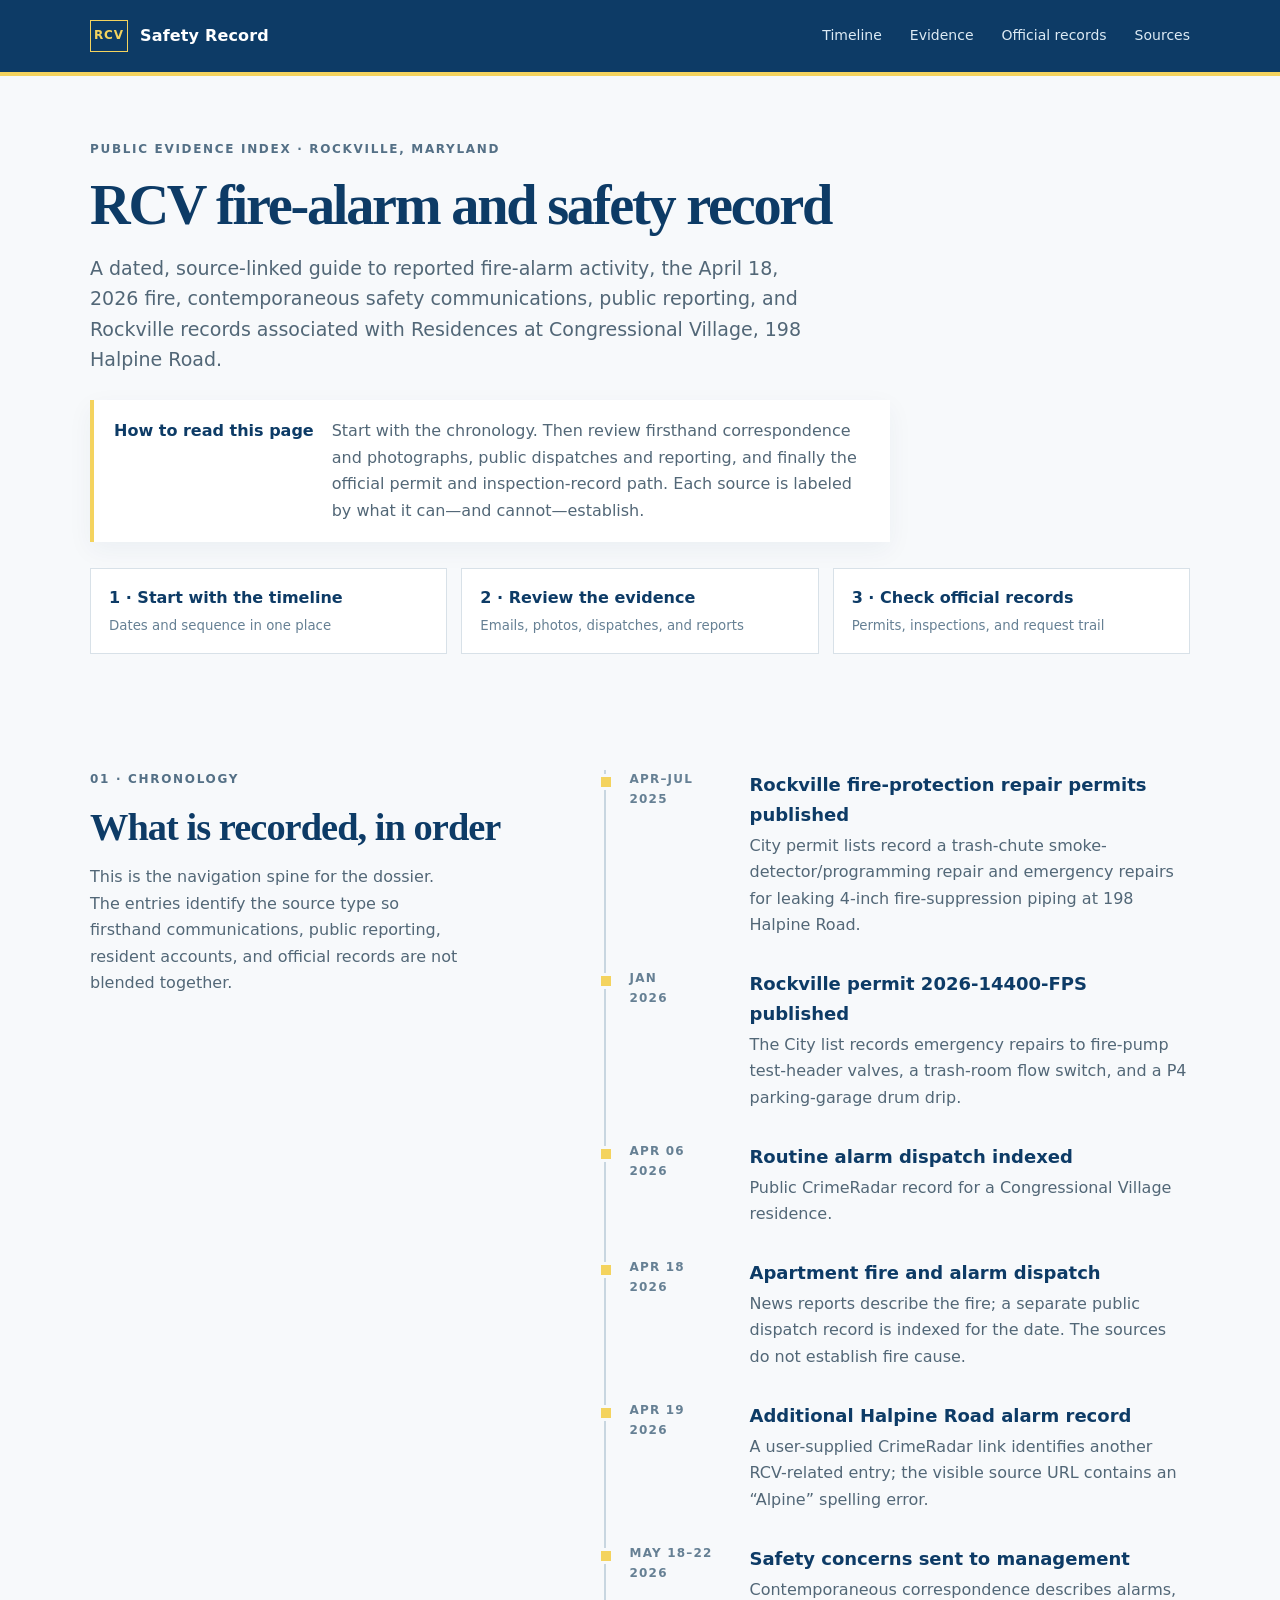
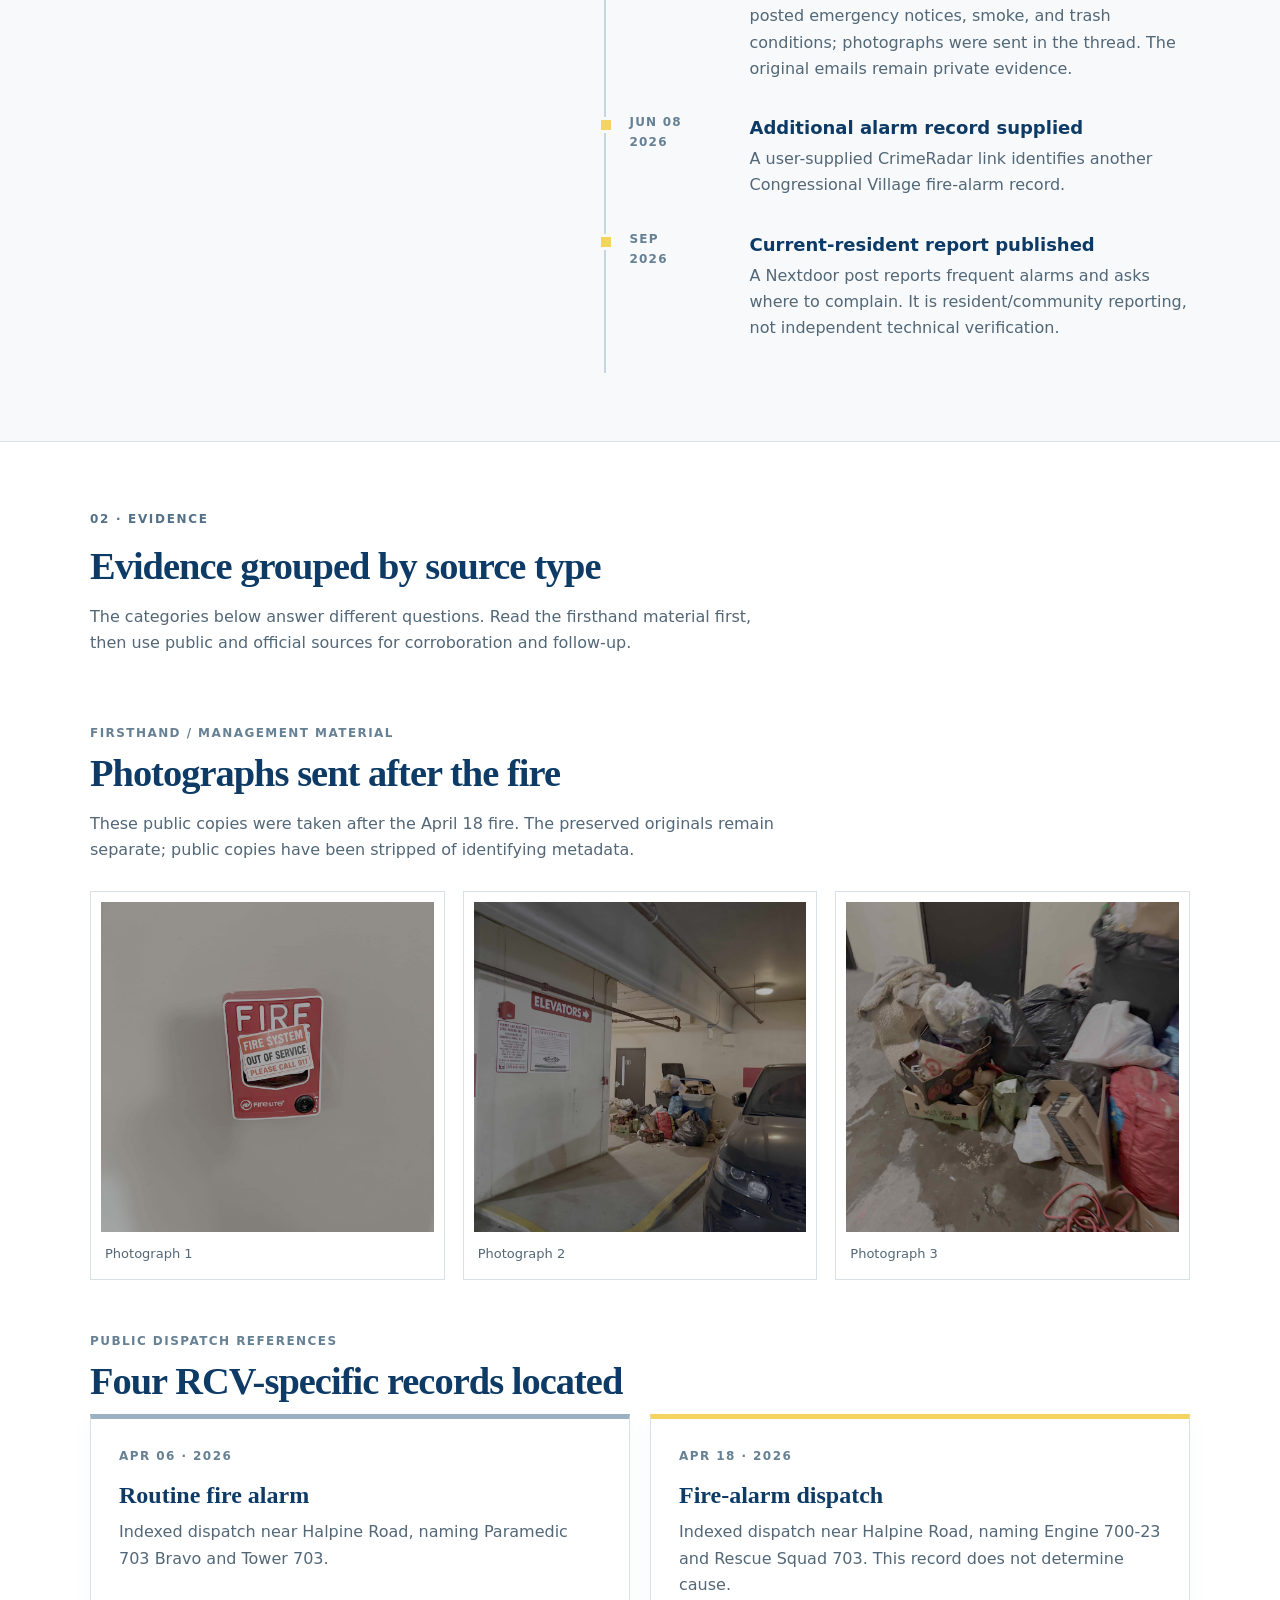
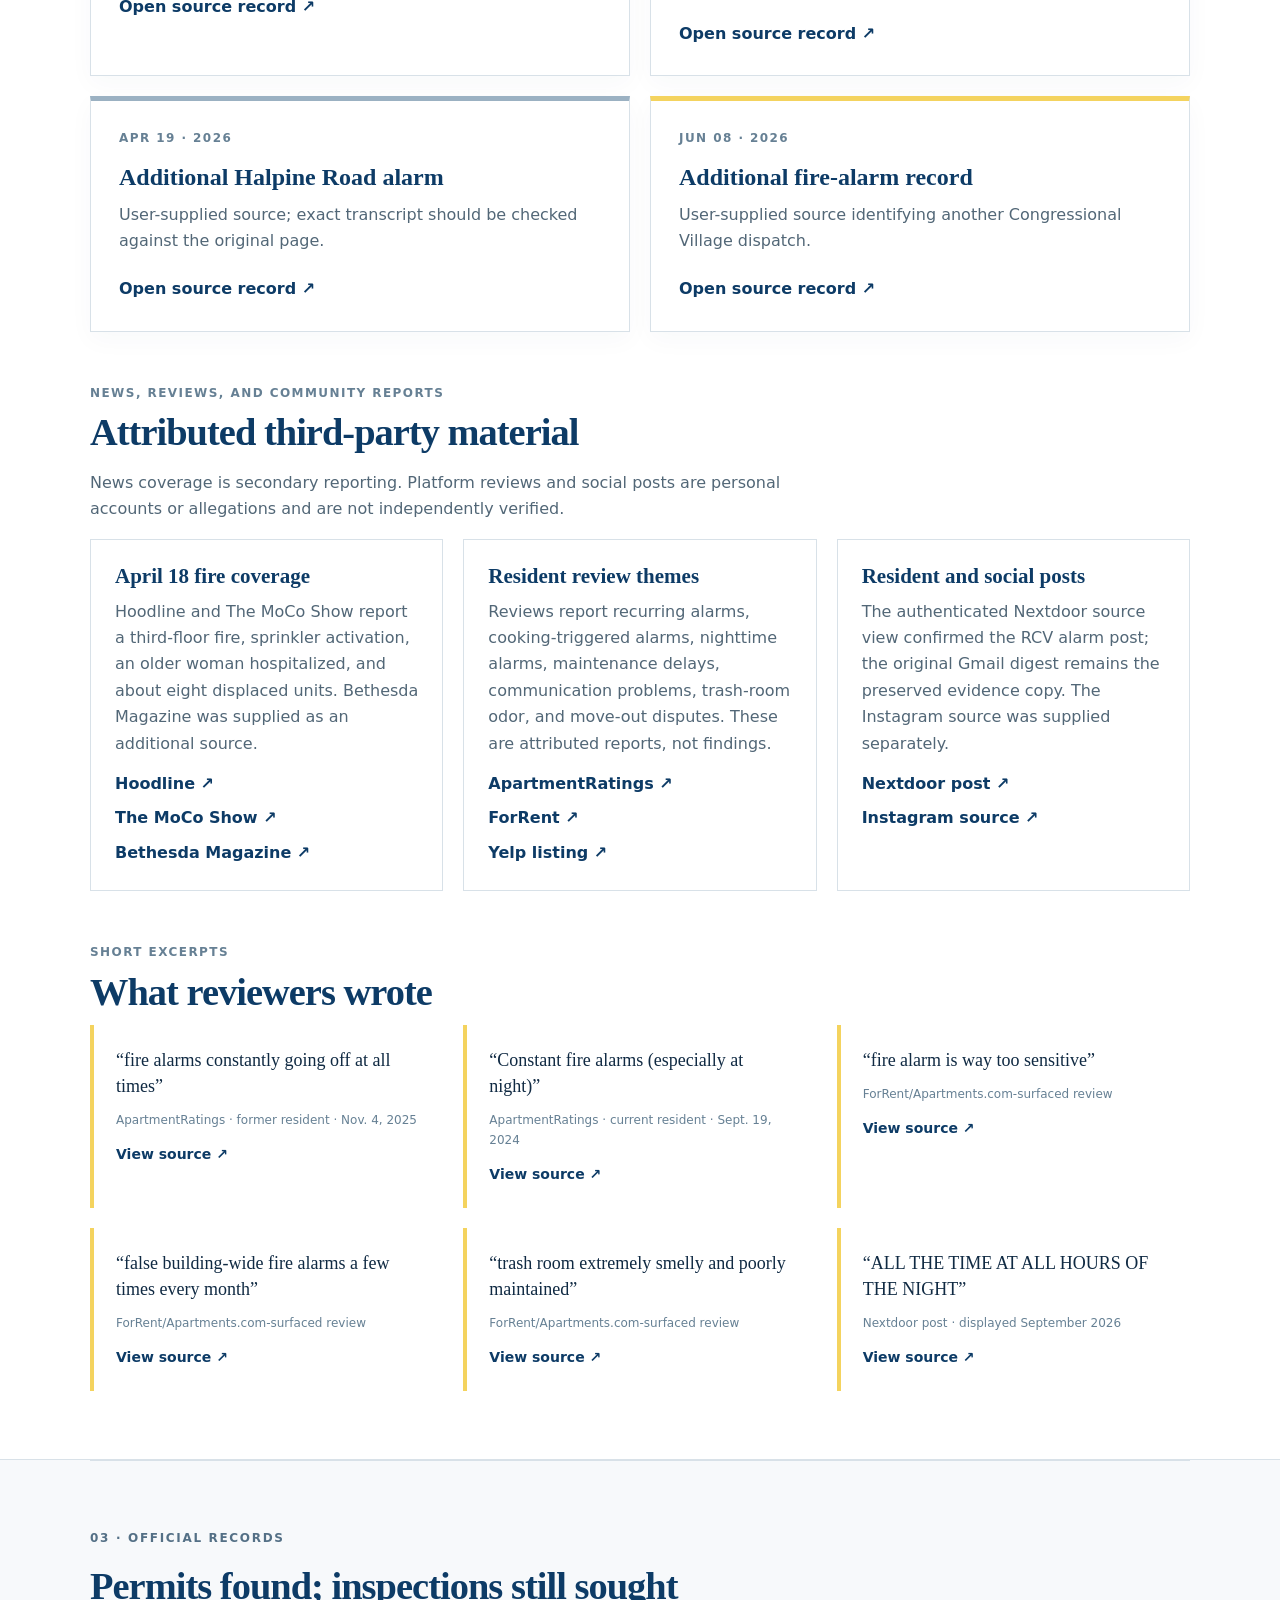
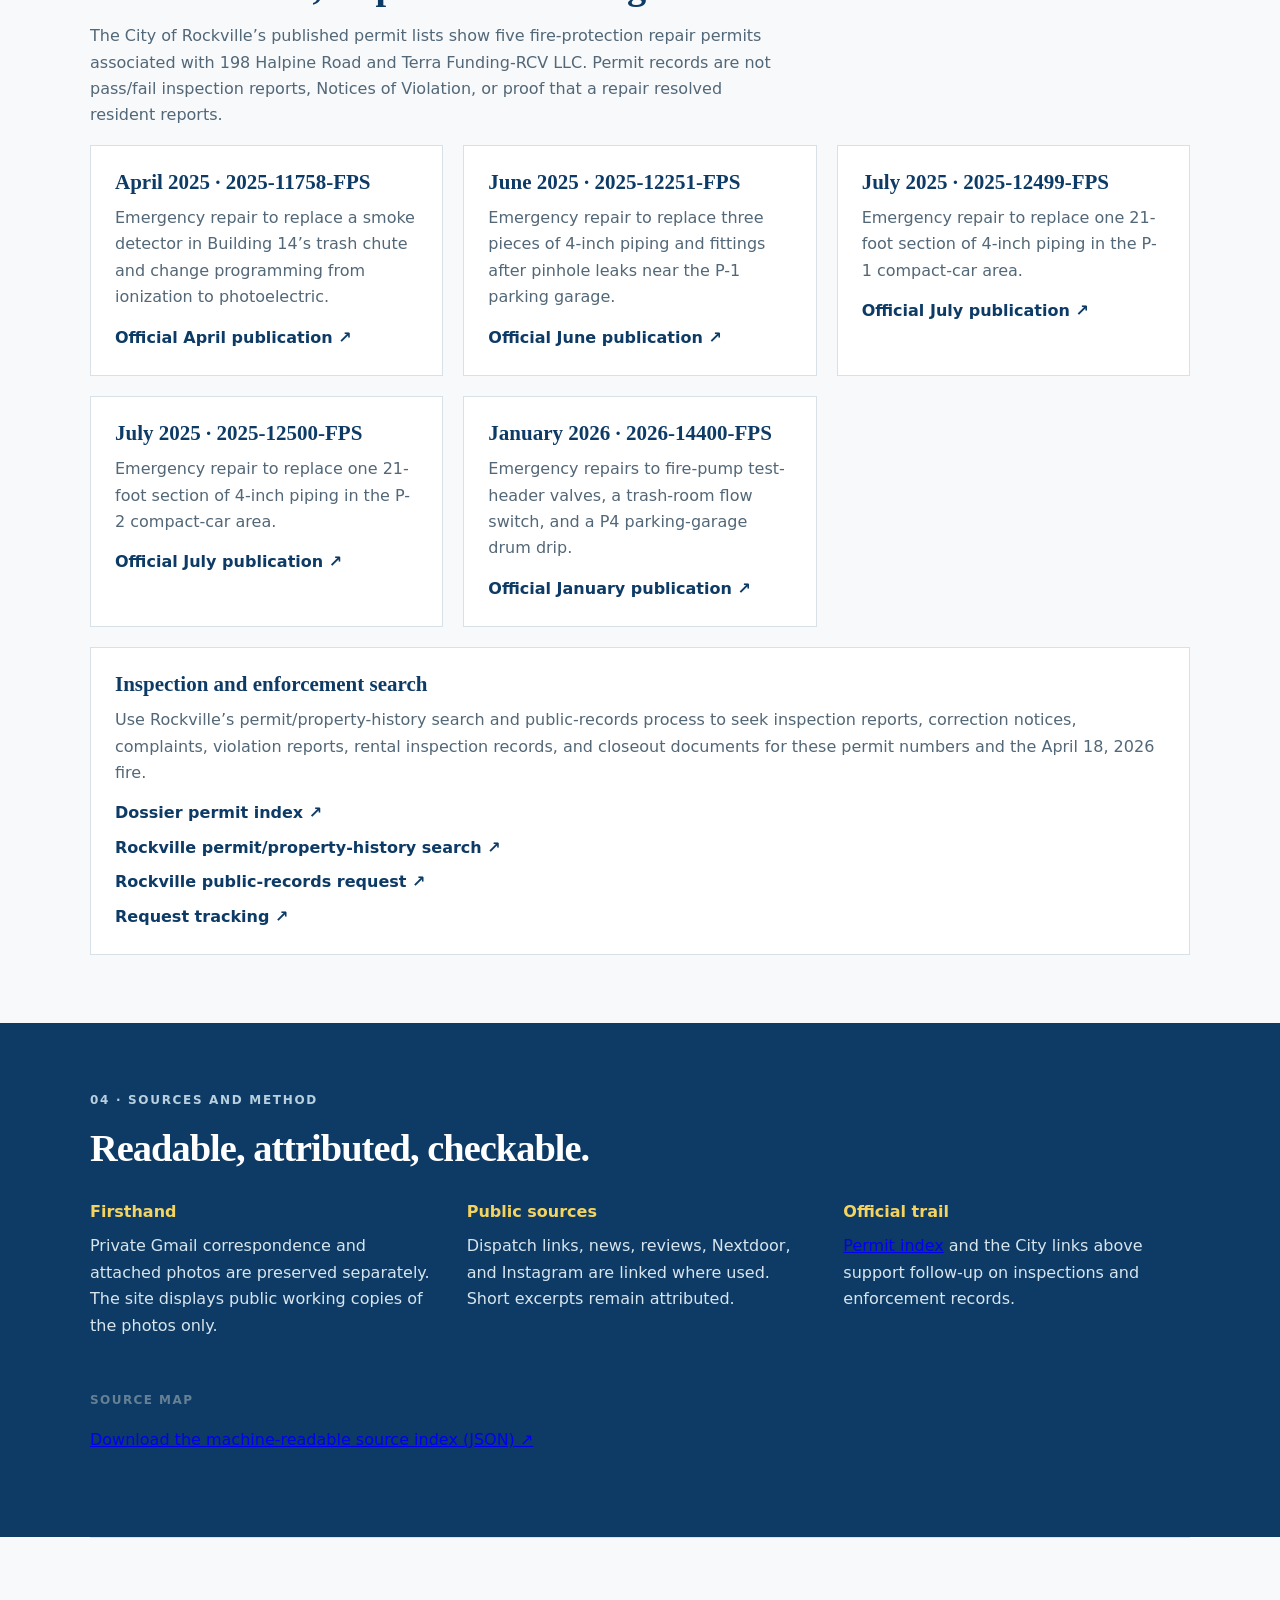
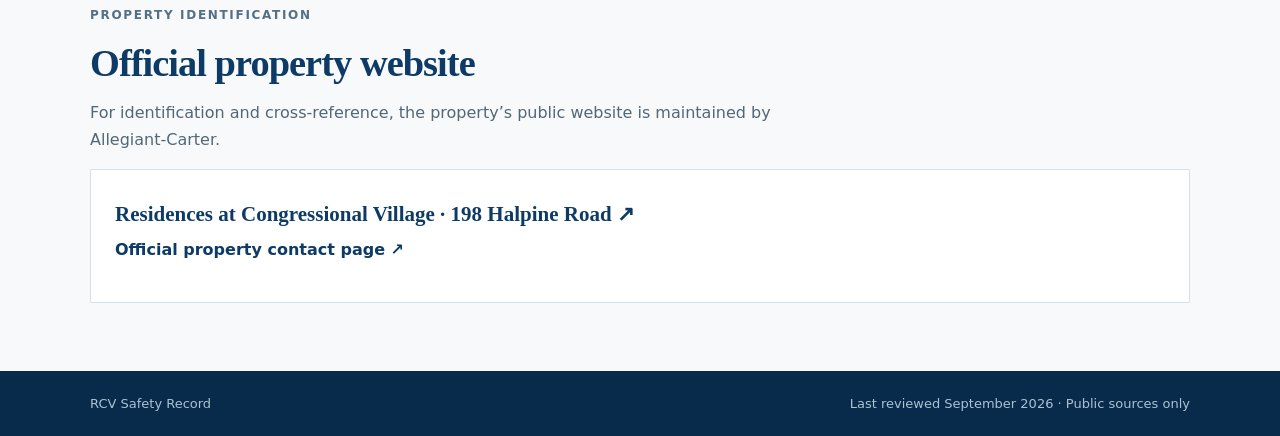
<file: index.html>
<html lang="en"><head>
  <meta charset="utf-8"><meta name="viewport" content="width=device-width, initial-scale=1">
  <meta name="description" content="A source-indexed public chronology of reported fire-alarm dispatches and safety communications associated with Residences at Congressional Village in Rockville, Maryland.">
  <link rel="canonical" href="https://rcv-safety-record.github.io/"><meta property="og:title" content="RCV Safety Record"><meta property="og:description" content="A dated, source-indexed record of fire-alarm activity, safety communications, public reporting, and official Rockville records associated with Residences at Congressional Village."><meta property="og:url" content="https://rcv-safety-record.github.io/"><meta property="og:type" content="website">
  <script type="application/ld+json">{"@context":"https://schema.org","@type":"WebSite","name":"RCV Safety Record","url":"https://rcv-safety-record.github.io/","description":"Source-indexed chronology of reported fire-alarm activity and safety communications associated with Residences at Congressional Village, 198 Halpine Road, Rockville, Maryland.","about":{"@type":"ApartmentComplex","name":"Residences at Congressional Village","address":{"@type":"PostalAddress","streetAddress":"198 Halpine Road","addressLocality":"Rockville","addressRegion":"MD","postalCode":"20852","addressCountry":"US"},"sameAs":["https://www.allegiant-carter.com/apartments/md/rockville/residences-at-congressional-village/"]}}</script>
  <title>RCV Safety Record</title><link rel="stylesheet" href="style.css">
  <style>
    .hero h1{max-width:760px;font-size:clamp(2.1rem,4.4vw,3.65rem)}.hero{padding:64px 0 48px}.hero .lede{margin:18px 0 26px}.path{display:grid;grid-template-columns:repeat(3,1fr);gap:14px;margin-top:26px}.path a{display:block;background:#fff;border:1px solid #d8e1e8;padding:16px 18px;color:#0d3b66;text-decoration:none;font-weight:800}.path a:hover{border-color:#f4d35e}.path small{display:block;color:#668094;font-weight:500;margin-top:4px}.group-label{margin:0 0 8px;color:#668094;font-size:12px;font-weight:800;letter-spacing:.12em;text-transform:uppercase}.subsection{padding-top:52px}.subsection h2{margin-bottom:12px}.evidence-band{background:#fff;border-top:1px solid #d8e1e8;border-bottom:1px solid #d8e1e8}.record-link{display:inline-block;margin:8px 12px 0 0;color:#0d3b66;font-weight:800;text-decoration:none}.record-link:hover{color:#9a7500}@media(max-width:700px){.path{grid-template-columns:1fr}.hero{padding-top:46px}}
    .photos-section,.reports-section,.quotes-section{border-top:1px solid #d8e1e8}.muted.wide{max-width:700px}.photo-grid{display:grid;grid-template-columns:repeat(3,1fr);gap:18px;margin-top:28px}.photo-grid figure{margin:0;background:#fff;border:1px solid #d8e1e8;padding:10px}.photo-grid img{display:block;width:100%;height:330px;object-fit:cover}.photo-grid figcaption{padding:11px 4px 4px;color:#526777;font-size:13px}.reports-grid{display:grid;grid-template-columns:repeat(3,1fr);gap:20px}.report-card{padding:24px;background:#fff;border:1px solid #d8e1e8}.report-card h3{margin:0 0 10px;color:#0d3b66;font:700 21px/1.2 Georgia,serif}.report-card p{color:#526777;margin:0 0 14px}.report-card a{display:block;color:#0d3b66;font-weight:800;text-decoration:none;margin-top:8px}.report-card a:hover{color:#9a7500}.quotes-grid{display:grid;grid-template-columns:repeat(3,1fr);gap:20px}.quote-card{background:#fff;border-left:4px solid #f4d35e;padding:22px}.quote-card blockquote{margin:0 0 12px;color:#102a43;font:18px/1.45 Georgia,serif}.quote-card cite{color:#668094;font-size:12px;font-style:normal}.quote-card .source{display:block;margin-top:12px;font-size:14px}@media(max-width:700px){.photo-grid,.reports-grid,.quotes-grid{grid-template-columns:1fr}.photo-grid img{height:280px}}
  </style>
</head>
<body>
  <header class="topbar"><div class="wrap nav"><a class="brand" href="#top"><span class="mark">RCV</span><span>Safety Record</span></a><nav aria-label="Primary"><a href="#timeline">Timeline</a><a href="#evidence">Evidence</a><a href="#official-records">Official records</a><a href="#sources">Sources</a></nav></div></header>
  <main id="top">
    <section class="hero wrap"><p class="eyebrow">Public evidence index · Rockville, Maryland</p><h1>RCV fire-alarm and safety record</h1><p class="lede">A dated, source-linked guide to reported fire-alarm activity, the April 18, 2026 fire, contemporaneous safety communications, public reporting, and Rockville records associated with Residences at Congressional Village, 198 Halpine Road.</p><div class="notice"><strong>How to read this page</strong><span>Start with the chronology. Then review firsthand correspondence and photographs, public dispatches and reporting, and finally the official permit and inspection-record path. Each source is labeled by what it can—and cannot—establish.</span></div><div class="path" aria-label="Page guide"><a href="#timeline">1 · Start with the timeline<small>Dates and sequence in one place</small></a><a href="#evidence">2 · Review the evidence<small>Emails, photos, dispatches, and reports</small></a><a href="#official-records">3 · Check official records<small>Permits, inspections, and request trail</small></a></div></section>

    <section id="timeline" class="wrap section split"><div><p class="eyebrow">01 · Chronology</p><h2>What is recorded, in order</h2><p class="muted">This is the navigation spine for the dossier. The entries identify the source type so firsthand communications, public reporting, resident accounts, and official records are not blended together.</p></div><ol class="timeline"><li><time>APR–JUL<br>2025</time><div><strong>Rockville fire-protection repair permits published</strong><p>City permit lists record a trash-chute smoke-detector/programming repair and emergency repairs for leaking 4-inch fire-suppression piping at 198 Halpine Road.</p></div></li><li><time>JAN<br>2026</time><div><strong>Rockville permit 2026-14400-FPS published</strong><p>The City list records emergency repairs to fire-pump test-header valves, a trash-room flow switch, and a P4 parking-garage drum drip.</p></div></li><li><time>APR 06<br>2026</time><div><strong>Routine alarm dispatch indexed</strong><p>Public CrimeRadar record for a Congressional Village residence.</p></div></li><li><time>APR 18<br>2026</time><div><strong>Apartment fire and alarm dispatch</strong><p>News reports describe the fire; a separate public dispatch record is indexed for the date. The sources do not establish fire cause.</p></div></li><li><time>APR 19<br>2026</time><div><strong>Additional Halpine Road alarm record</strong><p>A user-supplied CrimeRadar link identifies another RCV-related entry; the visible source URL contains an “Alpine” spelling error.</p></div></li><li><time>MAY 18–22<br>2026</time><div><strong>Safety concerns sent to management</strong><p>Contemporaneous correspondence describes alarms, posted emergency notices, smoke, and trash conditions; photographs were sent in the thread. The original emails remain private evidence.</p></div></li><li><time>JUN 08<br>2026</time><div><strong>Additional alarm record supplied</strong><p>A user-supplied CrimeRadar link identifies another Congressional Village fire-alarm record.</p></div></li><li><time>SEP<br>2026</time><div><strong>Current-resident report published</strong><p>A Nextdoor post reports frequent alarms and asks where to complain. It is resident/community reporting, not independent technical verification.</p></div></li></ol></section>

    <section id="evidence" class="evidence-band"><div class="wrap section"><p class="eyebrow">02 · Evidence</p><h2>Evidence grouped by source type</h2><p class="muted wide">The categories below answer different questions. Read the firsthand material first, then use public and official sources for corroboration and follow-up.</p>
      <section id="photos" class="subsection"><p class="group-label">Firsthand / management material</p><h2>Photographs sent after the fire</h2><p class="muted wide">These public copies were taken after the April 18 fire. The preserved originals remain separate; public copies have been stripped of identifying metadata.</p><div class="photo-grid"><figure><a href="assets/IMG_0937.jpg"><img src="assets/IMG_0937.jpg" alt="Photograph taken after the April 18 fire" loading="lazy"></a><figcaption>Photograph 1</figcaption></figure><figure><a href="assets/IMG_0940.jpg"><img src="assets/IMG_0940.jpg" alt="Photograph taken after the April 18 fire" loading="lazy"></a><figcaption>Photograph 2</figcaption></figure><figure><a href="assets/IMG_0942.jpg"><img src="assets/IMG_0942.jpg" alt="Photograph taken after the April 18 fire" loading="lazy"></a><figcaption>Photograph 3</figcaption></figure></div></section>
      <section id="dispatches" class="subsection"><p class="group-label">Public dispatch references</p><h2>Four RCV-specific records located</h2><div class="cards"><article class="card"><div class="date">APR 06 · 2026</div><h3>Routine fire alarm</h3><p>Indexed dispatch near Halpine Road, naming Paramedic 703 Bravo and Tower 703.</p><a class="source" href="https://radar.newsbreak.com/rockville-md/45308_1775493626_ygwafqhx-routine-fire-alarm-at-congressional-village-residence" target="_blank" rel="noopener">Open source record ↗</a></article><article class="card accent"><div class="date">APR 18 · 2026</div><h3>Fire-alarm dispatch</h3><p>Indexed dispatch near Halpine Road, naming Engine 700-23 and Rescue Squad 703. This record does not determine cause.</p><a class="source" href="https://radar.newsbreak.com/rockville-md/11160-4000_1776549494_vnezwyen-fire-alarm-at-residence-in-congressional-village" target="_blank" rel="noopener">Open source record ↗</a></article><article class="card"><div class="date">APR 19 · 2026</div><h3>Additional Halpine Road alarm</h3><p>User-supplied source; exact transcript should be checked against the original page.</p><a class="source" href="https://www.uscrimeradar.com/rockville-md/11160-4005_1776619987_kjtfclnf-fire-alarm-at-congressional-village-on-alpine-road" target="_blank" rel="noopener">Open source record ↗</a></article><article class="card accent"><div class="date">JUN 08 · 2026</div><h3>Additional fire-alarm record</h3><p>User-supplied source identifying another Congressional Village dispatch.</p><a class="source" href="https://www.uscrimeradar.com/rockville-md/11160-4000_1780896105_rrceophy-fire-alarm-at-congressional-village-residence" target="_blank" rel="noopener">Open source record ↗</a></article></div></section>
      <section id="reports" class="subsection"><p class="group-label">News, reviews, and community reports</p><h2>Attributed third-party material</h2><p class="muted wide">News coverage is secondary reporting. Platform reviews and social posts are personal accounts or allegations and are not independently verified.</p><div class="reports-grid"><article class="report-card"><h3>April 18 fire coverage</h3><p>Hoodline and The MoCo Show report a third-floor fire, sprinkler activation, an older woman hospitalized, and about eight displaced units. Bethesda Magazine was supplied as an additional source.</p><a href="https://hoodline.com/2026/04/rockville-blaze-rips-through-apartment-sends-older-woman-to-hospital-and-ousts-families/" target="_blank" rel="noopener">Hoodline ↗</a><a href="https://mocoshow.com/2026/04/18/elderly-resident-injured-after-fire-in-rockville-apartment/" target="_blank" rel="noopener">The MoCo Show ↗</a><a href="https://bethesdamagazine.com/2026/04/20/woman-injured-families-displaced-rockville-fire/" target="_blank" rel="noopener">Bethesda Magazine ↗</a></article><article class="report-card"><h3>Resident review themes</h3><p>Reviews report recurring alarms, cooking-triggered alarms, nighttime alarms, maintenance delays, communication problems, trash-room odor, and move-out disputes. These are attributed reports, not findings.</p><a href="https://www.apartmentratings.com/md/rockville/the-residences-at-congressional-village_301468880020852/#ratingsReviews" target="_blank" rel="noopener">ApartmentRatings ↗</a><a href="https://www.forrent.com/md/rockville/the-residences-at-congressional-village/lrsette" target="_blank" rel="noopener">ForRent ↗</a><a href="https://www.yelp.com/biz/the-residences-at-congressional-village-rockville-4" target="_blank" rel="noopener">Yelp listing ↗</a></article><article class="report-card"><h3>Resident and social posts</h3><p>The authenticated Nextdoor source view confirmed the RCV alarm post; the original Gmail digest remains the preserved evidence copy. The Instagram source was supplied separately.</p><a href="https://nextdoor.com/p/SWLYnsqCzmHS?post=509438286" target="_blank" rel="noopener">Nextdoor post ↗</a><a href="https://www.instagram.com/p/DXSaDZKAOrK/" target="_blank" rel="noopener">Instagram source ↗</a></article></div></section>
      <section id="quotes" class="subsection"><p class="group-label">Short excerpts</p><h2>What reviewers wrote</h2><div class="quotes-grid"><article class="quote-card"><blockquote>“fire alarms constantly going off at all times”</blockquote><cite>ApartmentRatings · former resident · Nov. 4, 2025</cite><a class="source" href="https://www.apartmentratings.com/md/rockville/the-residences-at-congressional-village_301468880020852/#ratingsReviews" target="_blank" rel="noopener">View source ↗</a></article><article class="quote-card"><blockquote>“Constant fire alarms (especially at night)”</blockquote><cite>ApartmentRatings · current resident · Sept. 19, 2024</cite><a class="source" href="https://www.apartmentratings.com/md/rockville/the-residences-at-congressional-village_301468880020852/#ratingsReviews" target="_blank" rel="noopener">View source ↗</a></article><article class="quote-card"><blockquote>“fire alarm is way too sensitive”</blockquote><cite>ForRent/Apartments.com-surfaced review</cite><a class="source" href="https://www.forrent.com/md/rockville/the-residences-at-congressional-village/lrsette" target="_blank" rel="noopener">View source ↗</a></article><article class="quote-card"><blockquote>“false building-wide fire alarms a few times every month”</blockquote><cite>ForRent/Apartments.com-surfaced review</cite><a class="source" href="https://www.forrent.com/md/rockville/the-residences-at-congressional-village/lrsette" target="_blank" rel="noopener">View source ↗</a></article><article class="quote-card"><blockquote>“trash room extremely smelly and poorly maintained”</blockquote><cite>ForRent/Apartments.com-surfaced review</cite><a class="source" href="https://www.forrent.com/md/rockville/the-residences-at-congressional-village/lrsette" target="_blank" rel="noopener">View source ↗</a></article><article class="quote-card"><blockquote>“ALL THE TIME AT ALL HOURS OF THE NIGHT”</blockquote><cite>Nextdoor post · displayed September 2026</cite><a class="source" href="https://nextdoor.com/p/SWLYnsqCzmHS?post=509438286" target="_blank" rel="noopener">View source ↗</a></article></div></section>
    </div></section>

    <section id="official-records" class="wrap section reports-section"><p class="eyebrow">03 · Official records</p><h2>Permits found; inspections still sought</h2><p class="muted wide">The City of Rockville’s published permit lists show five fire-protection repair permits associated with 198 Halpine Road and Terra Funding-RCV LLC. Permit records are not pass/fail inspection reports, Notices of Violation, or proof that a repair resolved resident reports.</p><div class="reports-grid"><article class="report-card"><h3>April 2025 · 2025-11758-FPS</h3><p>Emergency repair to replace a smoke detector in Building 14’s trash chute and change programming from ionization to photoelectric.</p><a href="https://www.rockvillemd.gov/wp-content/uploads/2025/10/Inspection-Services-Permits-Filed-April-2025.pdf" target="_blank" rel="noopener">Official April publication ↗</a></article><article class="report-card"><h3>June 2025 · 2025-12251-FPS</h3><p>Emergency repair to replace three pieces of 4-inch piping and fittings after pinhole leaks near the P-1 parking garage.</p><a href="https://www.rockvillemd.gov/wp-content/uploads/2025/10/Inspection-Services-Permits-Filed-June-2025.pdf" target="_blank" rel="noopener">Official June publication ↗</a></article><article class="report-card"><h3>July 2025 · 2025-12499-FPS</h3><p>Emergency repair to replace one 21-foot section of 4-inch piping in the P-1 compact-car area.</p><a href="https://www.rockvillemd.gov/wp-content/uploads/2025/10/Inspection-Services-Permits-Filed-July-2025.pdf" target="_blank" rel="noopener">Official July publication ↗</a></article><article class="report-card"><h3>July 2025 · 2025-12500-FPS</h3><p>Emergency repair to replace one 21-foot section of 4-inch piping in the P-2 compact-car area.</p><a href="https://www.rockvillemd.gov/wp-content/uploads/2025/10/Inspection-Services-Permits-Filed-July-2025.pdf" target="_blank" rel="noopener">Official July publication ↗</a></article><article class="report-card"><h3>January 2026 · 2026-14400-FPS</h3><p>Emergency repairs to fire-pump test-header valves, a trash-room flow switch, and a P4 parking-garage drum drip.</p><a href="https://www.rockvillemd.gov/wp-content/uploads/2026/02/isd-01-26.pdf" target="_blank" rel="noopener">Official January publication ↗</a></article></div><div class="report-card" style="margin-top:20px"><h3>Inspection and enforcement search</h3><p>Use Rockville’s permit/property-history search and public-records process to seek inspection reports, correction notices, complaints, violation reports, rental inspection records, and closeout documents for these permit numbers and the April 18, 2026 fire.</p><a href="rockville-permits.html" class="record-link">Dossier permit index ↗</a><a href="https://www.rockvillemd.gov/services/search-permits-and-property-history/" class="record-link" target="_blank" rel="noopener">Rockville permit/property-history search ↗</a><a href="https://www.rockvillemd.gov/services/submit-a-public-information-request/" class="record-link" target="_blank" rel="noopener">Rockville public-records request ↗</a><a href="https://rockvillemd.justfoia.com/publicportal/home/track" class="record-link" target="_blank" rel="noopener">Request tracking ↗</a></div></section>

    <section id="sources" class="sources"><div class="wrap section"><p class="eyebrow">04 · Sources and method</p><h2>Readable, attributed, checkable.</h2><div class="source-grid"><div><h3>Firsthand</h3><p>Private Gmail correspondence and attached photos are preserved separately. The site displays public working copies of the photos only.</p></div><div><h3>Public sources</h3><p>Dispatch links, news, reviews, Nextdoor, and Instagram are linked where used. Short excerpts remain attributed.</p></div><div><h3>Official trail</h3><p><a class="footer-link" href="rockville-permits.html">Permit index</a> and the City links above support follow-up on inspections and enforcement records.</p></div></div><div id="previews" class="subsection"><p class="group-label">Source map</p><p><a class="footer-link" href="sources.json">Download the machine-readable source index (JSON) ↗</a></p></div></div></section>
    <section id="official" class="wrap section reports-section"><p class="eyebrow">Property identification</p><h2>Official property website</h2><p class="muted wide">For identification and cross-reference, the property’s public website is maintained by Allegiant-Carter.</p><div class="report-card"><h3><a class="source" href="https://www.allegiant-carter.com/apartments/md/rockville/residences-at-congressional-village/" target="_blank" rel="noopener">Residences at Congressional Village · 198 Halpine Road ↗</a></h3><p><a class="source" href="https://www.allegiant-carter.com/apartments/md/rockville/residences-at-congressional-village/contact-us" target="_blank" rel="noopener">Official property contact page ↗</a></p></div></section>
  </main><footer><div class="wrap"><span>RCV Safety Record</span><span>Last reviewed September 2026 · Public sources only</span></div></footer>

</body><div id="codex-agent-overlay-root" data-codex-agent-overlay-root="true"></div></html>
</file>
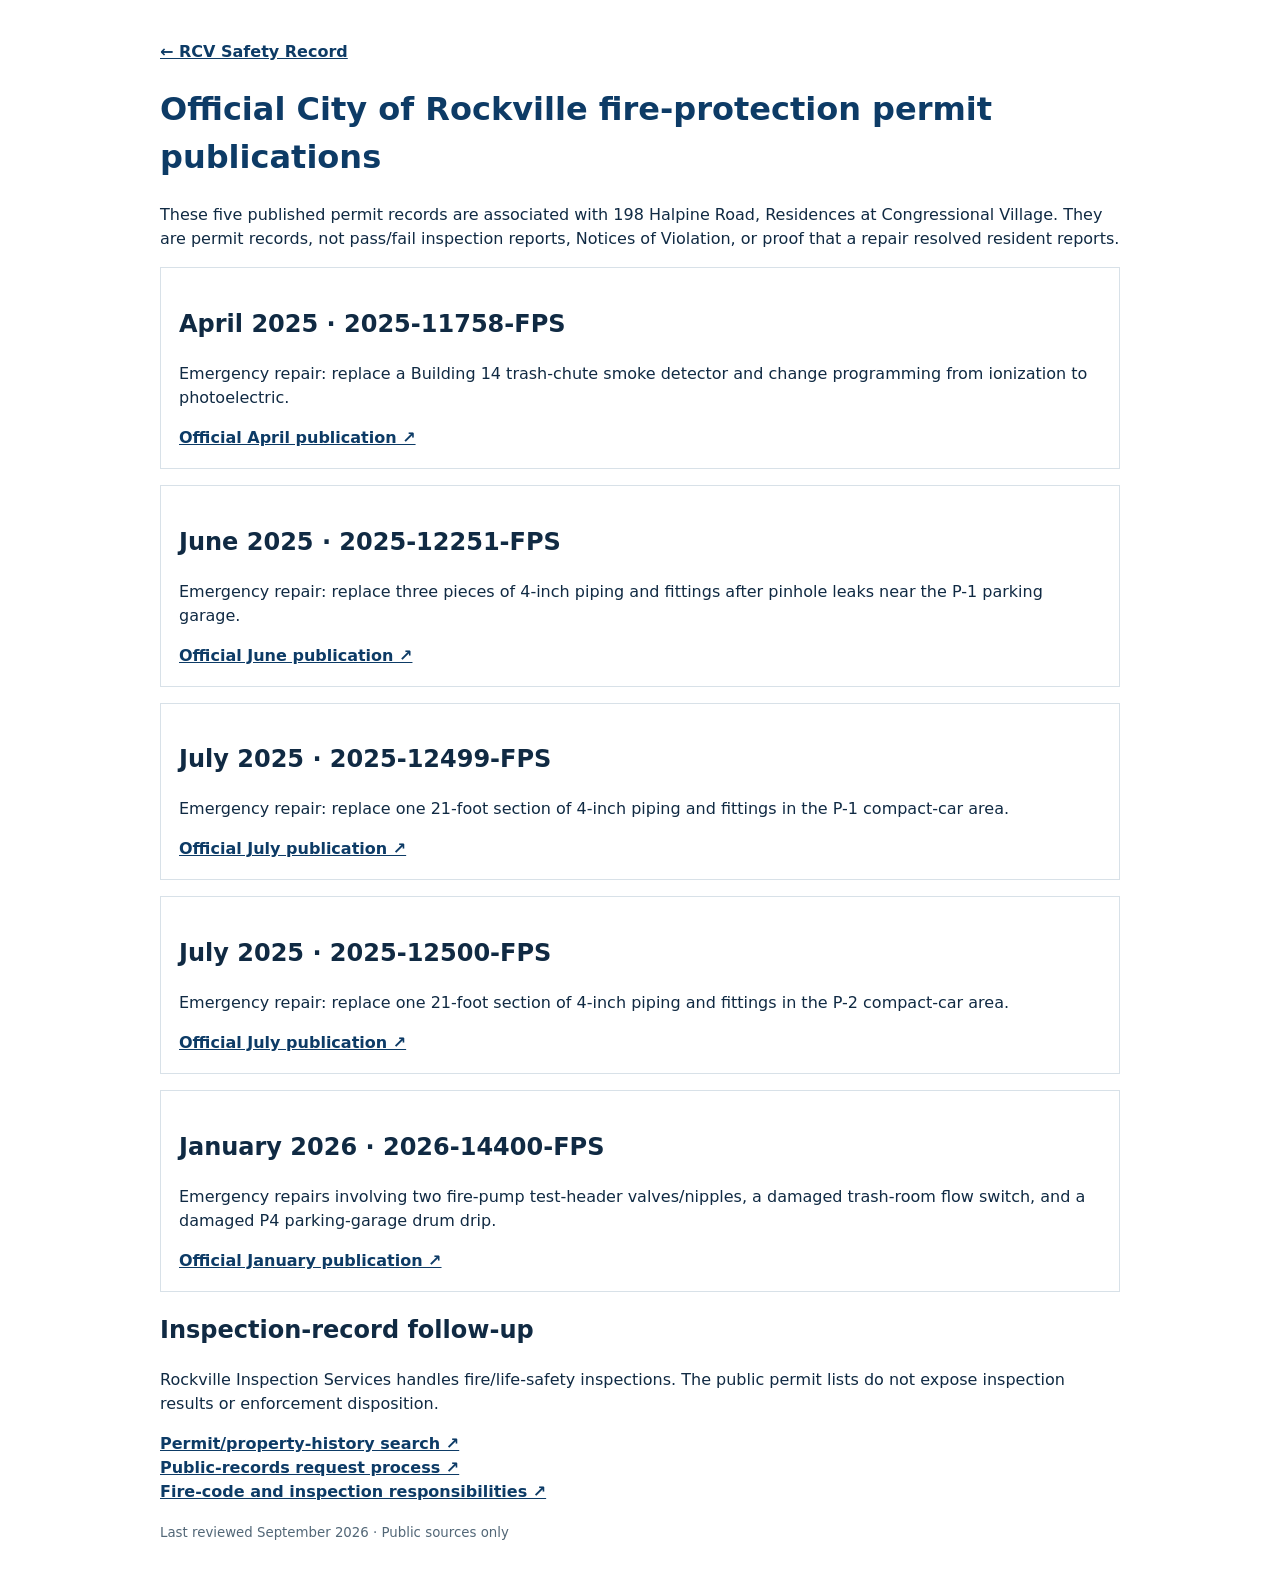
<file: rockville-permits.html>
<!doctype html><html lang="en"><head><meta charset="utf-8"><meta name="viewport" content="width=device-width,initial-scale=1"><title>RCV Safety Record · Rockville permits</title><style>body{font:16px/1.5 system-ui,sans-serif;max-width:960px;margin:40px auto;padding:0 20px;color:#102a43}h1{color:#0d3b66}article{border:1px solid #d8e1e8;padding:18px;margin:16px 0}a{color:#0d3b66;font-weight:700}small{color:#526777}</style></head><body><p><a href="./">← RCV Safety Record</a></p><h1>Official City of Rockville fire-protection permit publications</h1><p>These five published permit records are associated with 198 Halpine Road, Residences at Congressional Village. They are permit records, not pass/fail inspection reports, Notices of Violation, or proof that a repair resolved resident reports.</p><article><h2>April 2025 · 2025-11758-FPS</h2><p>Emergency repair: replace a Building 14 trash-chute smoke detector and change programming from ionization to photoelectric.</p><a href="https://www.rockvillemd.gov/wp-content/uploads/2025/10/Inspection-Services-Permits-Filed-April-2025.pdf">Official April publication ↗</a></article><article><h2>June 2025 · 2025-12251-FPS</h2><p>Emergency repair: replace three pieces of 4-inch piping and fittings after pinhole leaks near the P-1 parking garage.</p><a href="https://www.rockvillemd.gov/wp-content/uploads/2025/10/Inspection-Services-Permits-Filed-June-2025.pdf">Official June publication ↗</a></article><article><h2>July 2025 · 2025-12499-FPS</h2><p>Emergency repair: replace one 21-foot section of 4-inch piping and fittings in the P-1 compact-car area.</p><a href="https://www.rockvillemd.gov/wp-content/uploads/2025/10/Inspection-Services-Permits-Filed-July-2025.pdf">Official July publication ↗</a></article><article><h2>July 2025 · 2025-12500-FPS</h2><p>Emergency repair: replace one 21-foot section of 4-inch piping and fittings in the P-2 compact-car area.</p><a href="https://www.rockvillemd.gov/wp-content/uploads/2025/10/Inspection-Services-Permits-Filed-July-2025.pdf">Official July publication ↗</a></article><article><h2>January 2026 · 2026-14400-FPS</h2><p>Emergency repairs involving two fire-pump test-header valves/nipples, a damaged trash-room flow switch, and a damaged P4 parking-garage drum drip.</p><a href="https://www.rockvillemd.gov/wp-content/uploads/2026/02/isd-01-26.pdf">Official January publication ↗</a></article><h2>Inspection-record follow-up</h2><p>Rockville Inspection Services handles fire/life-safety inspections. The public permit lists do not expose inspection results or enforcement disposition.</p><p><a href="https://www.rockvillemd.gov/services/search-permits-and-property-history/">Permit/property-history search ↗</a><br><a href="https://www.rockvillemd.gov/services/submit-a-public-information-request/">Public-records request process ↗</a><br><a href="https://www.rockvillemd.gov/services/building-and-safety-codes/">Fire-code and inspection responsibilities ↗</a></p><small>Last reviewed September 2026 · Public sources only</small></body></html>
</file>
<file: style.css>
:root{--ink:#102a43;--navy:#0d3b66;--gold:#f4d35e;--paper:#f7f9fb;--line:#d8e1e8;--muted:#526777;--white:#fff}*{box-sizing:border-box}html{scroll-behavior:smooth}body{margin:0;background:var(--paper);color:var(--ink);font:16px/1.65 system-ui,-apple-system,BlinkMacSystemFont,"Segoe UI",sans-serif}.wrap{width:min(1100px,calc(100% - 40px));margin:0 auto}.topbar{background:var(--navy);color:#fff;border-bottom:4px solid var(--gold)}.nav{height:72px;display:flex;align-items:center;justify-content:space-between}.brand{display:flex;align-items:center;gap:12px;color:#fff;text-decoration:none;font-weight:700;letter-spacing:.01em}.mark{display:grid;place-items:center;width:38px;height:32px;border:1px solid var(--gold);color:var(--gold);font-size:12px;letter-spacing:.08em}.nav nav{display:flex;gap:28px}.nav nav a{color:#dceaf4;text-decoration:none;font-size:14px}.nav nav a:hover,.source:hover{color:var(--gold)}.hero{padding:92px 0 72px}.eyebrow{margin:0 0 16px;color:#547086;text-transform:uppercase;letter-spacing:.14em;font-size:12px;font-weight:800}.hero h1{max-width:820px;margin:0;font:700 clamp(2.5rem,6vw,5rem)/1.05 Georgia,serif;letter-spacing:-.04em;color:var(--navy)}.lede{max-width:720px;margin:28px 0 34px;color:var(--muted);font-size:19px;line-height:1.6}.notice{display:flex;gap:18px;max-width:800px;padding:18px 20px;border-left:4px solid var(--gold);background:#fff;box-shadow:0 8px 24px #0d3b660d}.notice strong{white-space:nowrap;color:var(--navy)}.notice span{color:var(--muted)}.section{padding:68px 0}.section-head{display:flex;justify-content:space-between;align-items:end;margin-bottom:28px}.section h2{font:700 clamp(1.8rem,3vw,2.7rem)/1.1 Georgia,serif;margin:0;color:var(--navy);letter-spacing:-.025em}.count{font:700 44px/1 Georgia,serif;color:#9bb1c2}.cards{display:grid;grid-template-columns:repeat(2,1fr);gap:20px}.card{padding:28px;background:#fff;border:1px solid var(--line);border-top:5px solid #9bb1c2;box-shadow:0 8px 24px #0d3b6608}.card.accent{border-top-color:var(--gold)}.date{color:#668094;font-size:12px;font-weight:800;letter-spacing:.12em}.card h3{margin:14px 0 10px;font:700 24px/1.2 Georgia,serif;color:var(--navy)}.card p{margin:0 0 22px;color:var(--muted)}.source{color:var(--navy);font-weight:800;text-decoration:none}.source span{color:#b58a00;margin-left:4px}.split{display:grid;grid-template-columns:.85fr 1.15fr;gap:80px;align-items:start}.muted{color:var(--muted);max-width:370px}.timeline{list-style:none;margin:0;padding:0;border-left:2px solid #c8d6e0}.timeline li{display:grid;grid-template-columns:100px 1fr;gap:20px;padding:0 0 28px 24px;position:relative}.timeline li:before{content:"";width:10px;height:10px;background:var(--gold);border:3px solid var(--paper);position:absolute;left:-8px;top:4px}.timeline time{color:#668094;font-size:12px;font-weight:800;letter-spacing:.1em}.timeline strong{color:var(--navy);font-size:18px}.timeline p{margin:3px 0;color:var(--muted)}.sources{background:var(--navy);color:#fff}.sources .eyebrow{color:#b9d0df}.sources h2{color:#fff;margin-bottom:30px}.source-grid{display:grid;grid-template-columns:repeat(3,1fr);gap:30px}.source-grid h3{color:var(--gold);font-size:16px;margin:0 0 8px}.source-grid p{color:#d7e5ed;margin:0}footer{background:#082b4b;color:#aac2d2;font-size:13px;padding:22px 0}footer .wrap{display:flex;justify-content:space-between;gap:20px}@media(max-width:700px){.wrap{width:min(100% - 28px,1100px)}.nav nav{gap:12px}.nav nav a{font-size:12px}.hero{padding:64px 0 48px}.hero h1{font-size:2.7rem}.lede{font-size:17px}.notice{display:block}.notice strong{display:block;margin-bottom:6px}.cards,.split,.source-grid{grid-template-columns:1fr;gap:18px}.section{padding:48px 0}.split{gap:36px}.timeline li{grid-template-columns:76px 1fr;gap:10px}footer .wrap{display:block}footer span{display:block;margin:3px 0}}
.previews-section{background:#fff;border-top:1px solid var(--line)}.preview-grid{display:grid;grid-template-columns:repeat(4,1fr);gap:16px}.preview-card{min-height:205px;background:linear-gradient(145deg,#edf4f8,#fff);border:1px solid var(--line);padding:18px;display:flex;flex-direction:column;justify-content:space-between}.preview-card .preview-top{display:flex;justify-content:space-between;gap:10px;color:#668094;font-size:11px;font-weight:800;letter-spacing:.08em;text-transform:uppercase}.preview-card h3{margin:16px 0 8px;color:var(--navy);font:700 19px/1.15 Georgia,serif}.preview-card p{margin:0;color:var(--muted);font-size:14px;line-height:1.45}.preview-card a{margin-top:16px;color:var(--navy);font-size:13px;font-weight:800;text-decoration:none}.preview-card a:hover{color:#9a7500}@media(max-width:900px){.preview-grid{grid-template-columns:repeat(2,1fr)}}@media(max-width:700px){.preview-grid{grid-template-columns:1fr}}
</file>
